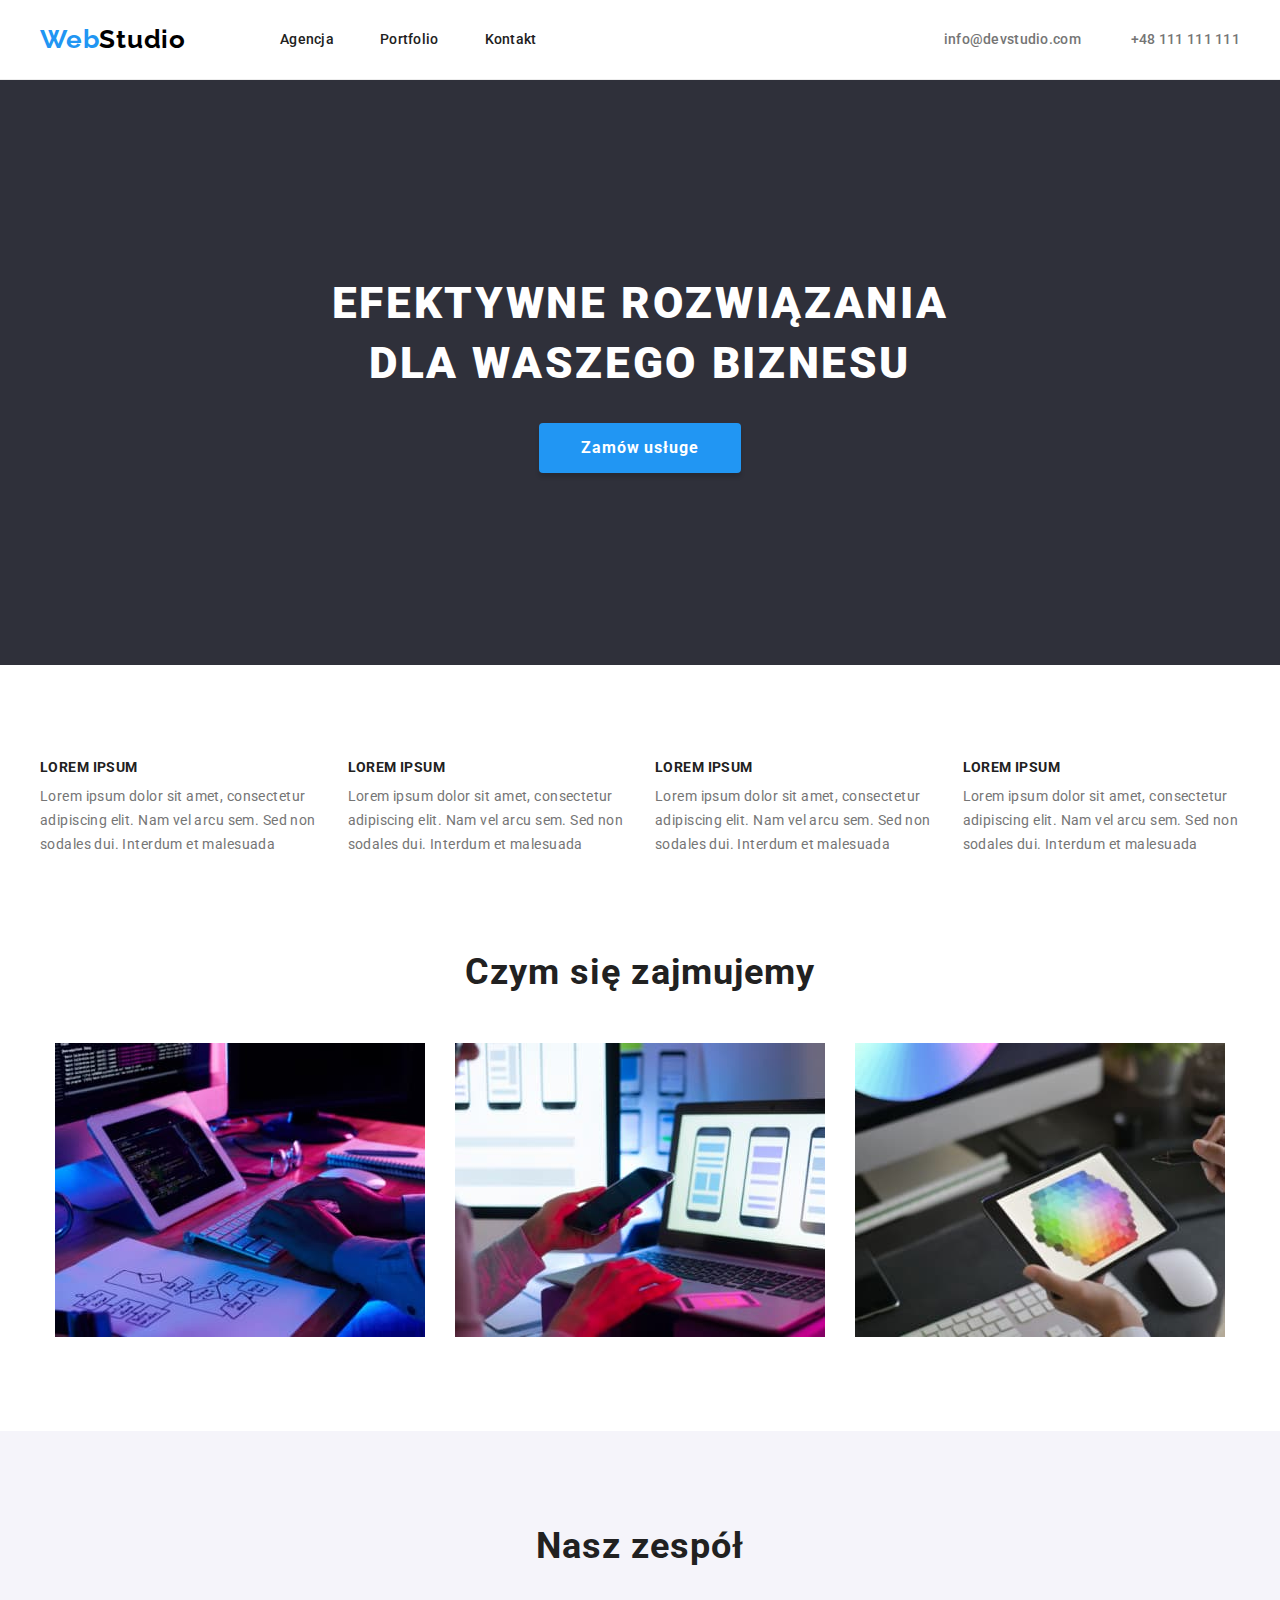
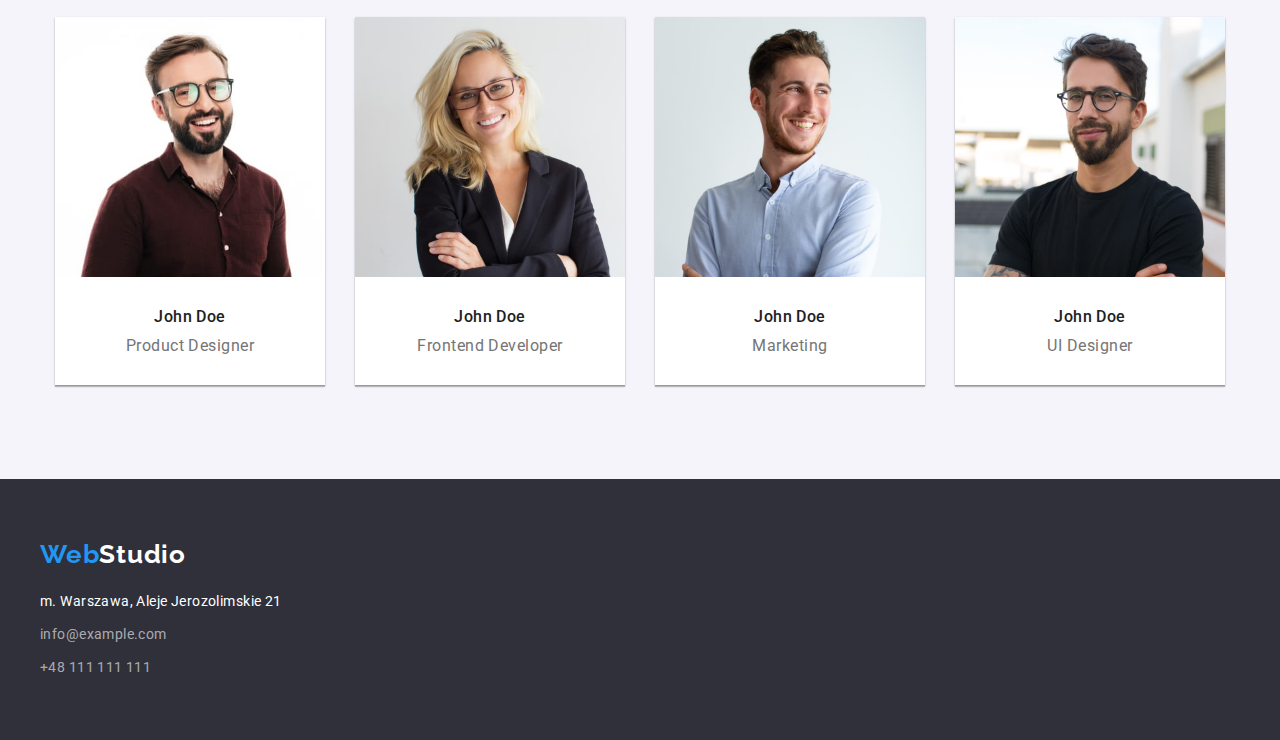
<file: index.html>
<!DOCTYPE html>
<html lang="pl">
  <head>
    <meta charset="UTF-8" />
    <meta http-equiv="X-UA-Compatible" content="IE=edge" />
    <meta name="viewport" content="width=device-width, initial-scale=1.0" />
    <link rel="preconnect" href="https://fonts.googleapis.com" />
    <link rel="preconnect" href="https://fonts.gstatic.com" crossorigin />
    <link
      href="https://fonts.googleapis.com/css2?family=Raleway:wght@700&family=Roboto:wght@400;500;700;900&display=swap"
      rel="stylesheet"
    />
    <link rel="stylesheet" href="css/modern-normalize.css" />
    <link rel="stylesheet" href="css/styles.css" />
    <title>WebStudio</title>
  </head>

  <body>
    <header class="header">
      <div class="header__grid container">
        <a class="logo l-logo link--no-decoration" href="./index.html"
          ><span class="logo--primary">Web</span
          ><span class="logo--secondary">Studio</span>
        </a>

        <nav class="nav">
          <ul class="nav__list">
            <li class="nav__item">
              <a class="nav__link link--hover link--no-decoration" href="#"
                >Agencja</a
              >
            </li>
            <li class="nav__item">
              <a
                class="nav__link link--hover link--no-decoration"
                href="./portfolio.html"
                >Portfolio</a
              >
            </li>
            <li class="nav__item">
              <a class="nav__link link--hover link--no-decoration" href="#"
                >Kontakt</a
              >
            </li>
          </ul>
        </nav>

        <ul class="contact__list">
          <li class="contact__item">
            <a
              class="contact__link contact--email link--hover link--no-decoration"
              href="mailto:info@devstudio.com"
              >info@devstudio.com</a
            >
          </li>
          <li>
            <a
              class="contact__link contact--telephone link--hover link--no-decoration"
              href="tel:48111111111"
              >+48 111 111 111</a
            >
          </li>
        </ul>
      </div>
    </header>

    <main class="main">
      <!-- Main Page -->
      <section class="banner center">
        <div class="container">
          <h1 class="banner__title title--primary">
            EFEKTYWNE ROZWIĄZANIA<br />
            DLA WASZEGO BIZNESU
          </h1>
          <button
            class="button--primary button__text--primary banner__button"
            type="button"
          >
            Zamów usługe
          </button>
        </div>
      </section>

      <!-- Skills -->
      <section class="skills section">
        <div class="container">
          <ul class="skill__list">
            <li class="skill__item">
              <h5 class="skill__title">LOREM IPSUM</h5>
              <p class="skill__description">
                Lorem ipsum dolor sit amet, consectetur adipiscing elit. Nam vel
                arcu sem. Sed non sodales dui. Interdum et malesuada
              </p>
            </li>
            <li class="skill__item">
              <h5 class="skill__title">LOREM IPSUM</h5>
              <p class="skill__description">
                Lorem ipsum dolor sit amet, consectetur adipiscing elit. Nam vel
                arcu sem. Sed non sodales dui. Interdum et malesuada
              </p>
            </li>
            <li class="skill__item">
              <h5 class="skill__title">LOREM IPSUM</h5>
              <p class="skill__description">
                Lorem ipsum dolor sit amet, consectetur adipiscing elit. Nam vel
                arcu sem. Sed non sodales dui. Interdum et malesuada
              </p>
            </li>
            <li class="skill__item">
              <h5 class="skill__title">LOREM IPSUM</h5>
              <p class="skill__description">
                Lorem ipsum dolor sit amet, consectetur adipiscing elit. Nam vel
                arcu sem. Sed non sodales dui. Interdum et malesuada
              </p>
            </li>
          </ul>
        </div>
      </section>

      <!-- About us-->
      <section class="about-us section center">
        <div class="container">
          <h2 class="title--secondary">Czym się zajmujemy</h2>
          <ul class="about-us__list list--primary">
            <li class="about-us__item">
              <img
                class="about-us__img img--block"
                src="images/index/about-us/coding.jpg"
                alt="programista piszę na klawiaturze"
                width="370"
                height="294"
              />
            </li>
            <li class="about-us__item">
              <img
                class="about-us__img img--block"
                src="images/index/about-us/layout_page_tel.jpg"
                alt="programista patrzy na szablon strony dla telefonu"
                width="370"
                height="294"
              />
            </li>
            <li class="about-us__item">
              <img
                class="about-us__img img--block"
                src="images/index/about-us/color_palette.jpg"
                alt="grafik używa palety kolorów na tablecie"
                width="370"
                height="294"
              />
            </li>
          </ul>
        </div>
      </section>

      <!-- Team -->
      <section class="team section center">
        <div class="container">
          <h2 class="title--secondary">Nasz zespół</h2>
          <ul class="team__list list--secondary">
            <li class="team__item">
              <img
                class="team__img img--block"
                src="images/index/team/worker_1.jpg"
                alt="Portret pracownika"
                width="270"
                height="260"
              />
              <div class="team__info">
                <h4 class="team__name">John Doe</h4>
                <p class="team__profession">Product Designer</p>
              </div>
            </li>
            <li class="team__item">
              <img
                class="team__img img--block"
                src="images/index/team/worker_2.jpg"
                alt="Portret pracownika"
                width="270"
                height="260"
              />
              <div class="team__info">
                <h4 class="team__name">John Doe</h4>
                <p class="team__profession">Frontend Developer</p>
              </div>
            </li>
            <li class="team__item">
              <img
                class="team__img img--block"
                src="images/index/team/worker_3.jpg"
                alt="Portret pracownika"
                width="270"
                height="260"
              />
              <div class="team__info">
                <h4 class="team__name">John Doe</h4>
                <p class="team__profession">Marketing</p>
              </div>
            </li>
            <li class="team__item">
              <img
                class="team__img img--block"
                src="images/index/team/worker_4.jpg"
                alt="Portret pracownika"
                width="270"
                height="260"
              />
              <div class="team__info">
                <h4 class="team__name">John Doe</h4>
                <p class="team__profession">UI Designer</p>
              </div>
            </li>
          </ul>
        </div>
      </section>
    </main>

    <footer class="footer section">
      <div class="footer__grid container">
        <div class="footer__grid-item">
          <a class="logo link--no-decoration" href="./index.html"
            ><span class="logo--primary">Web</span
            ><span class="logo--secondary">Studio</span>
          </a>

          <address class="address">
            <ul class="address__list">
              <li class="address__item">
                <a
                  class="address__street link--hover link--no-decoration"
                  href="https://goo.gl/maps/t1FT8zSSvb9LW3xy8"
                  target="_blank"
                  >m. Warszawa, Aleje Jerozolimskie 21</a
                >
              </li>
              <li class="address__item link--hover">
                <a
                  class="address__link link--hover link--no-decoration"
                  href="mailto:info@example.com"
                  >info@example.com</a
                >
              </li>
              <li class="address__item">
                <a
                  class="address__link link--hover link--no-decoration"
                  href="tel:48111111111"
                  >+48 111 111 111</a
                >
              </li>
            </ul>
          </address>
        </div>
      </div>
    </footer>
  </body>
</html>
</file>
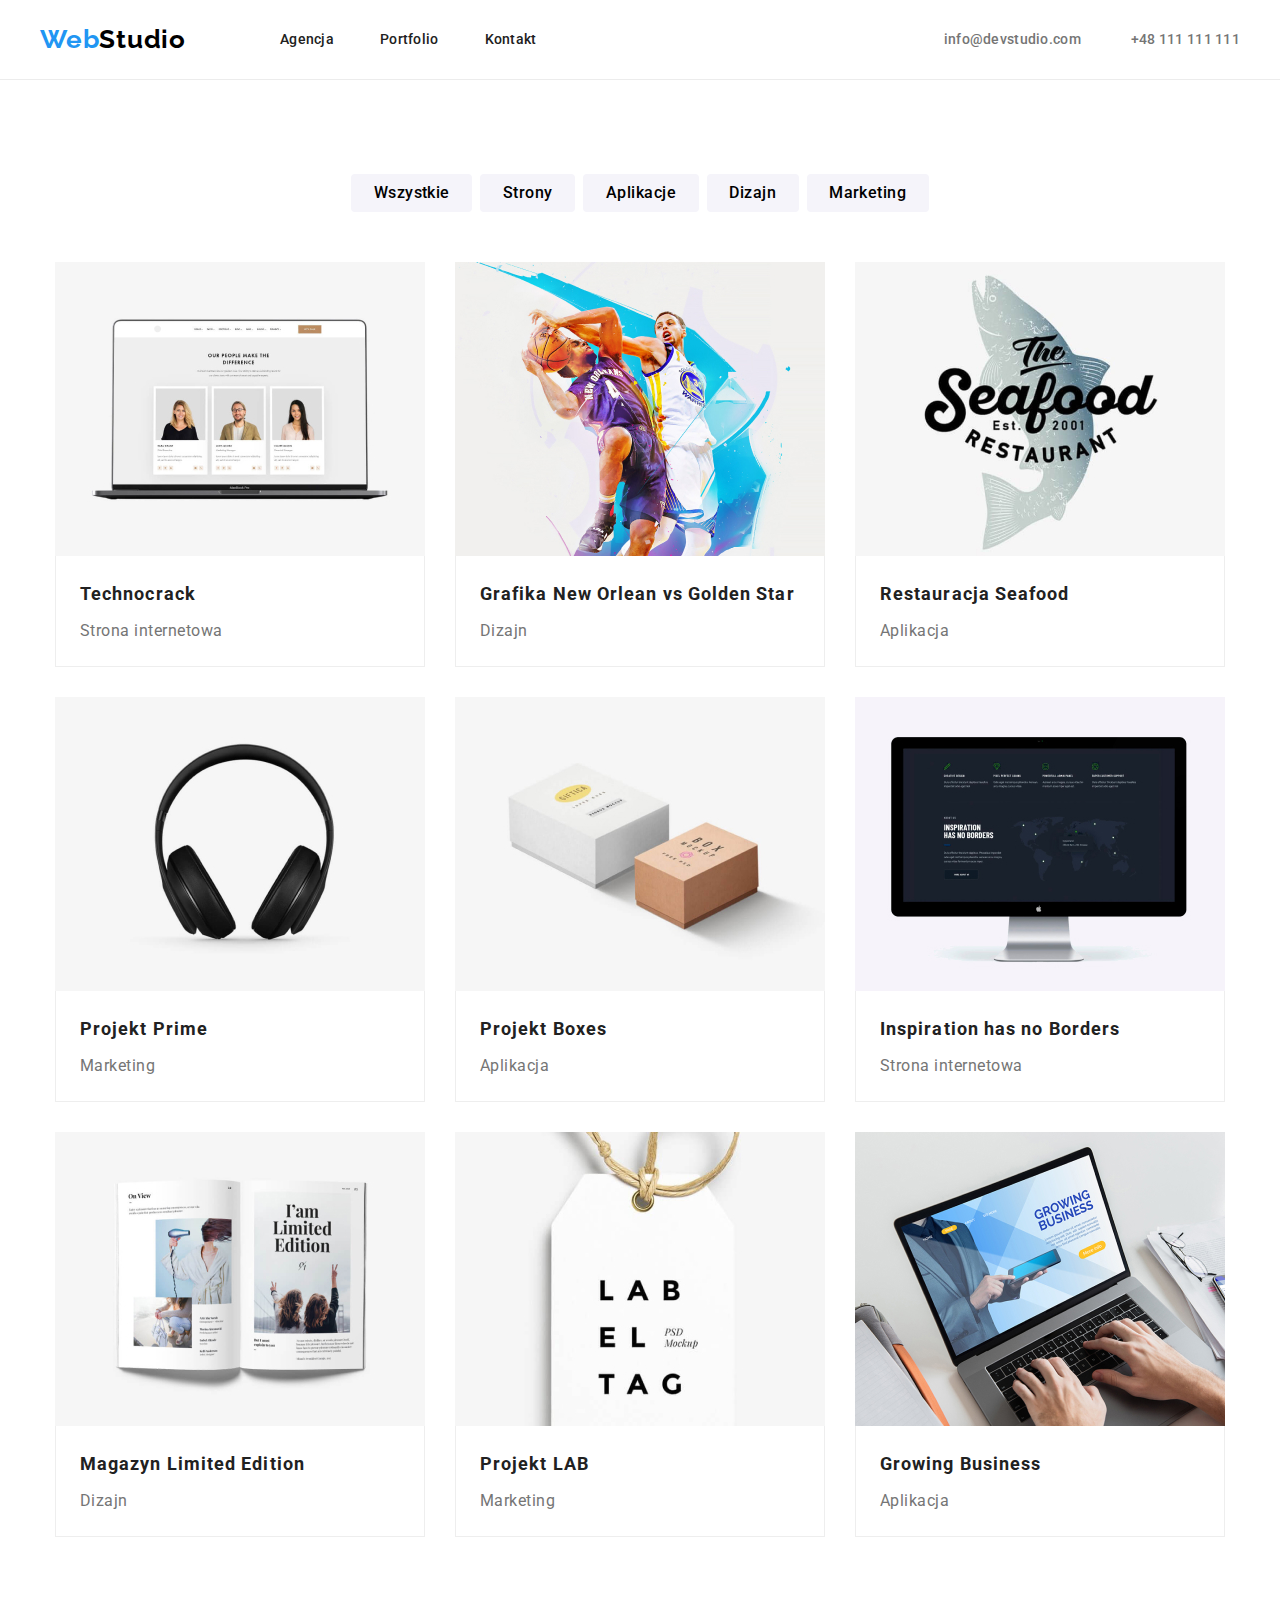
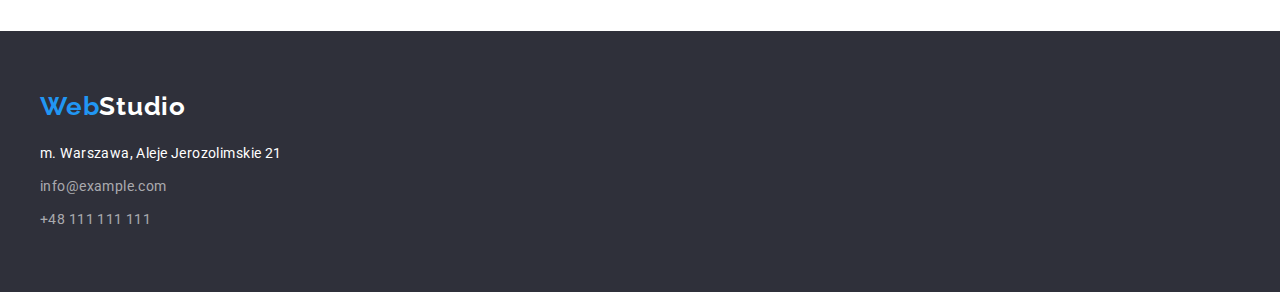
<file: portfolio.html>
<!DOCTYPE html>
<html lang="pl">
  <head>
    <meta charset="UTF-8" />
    <meta http-equiv="X-UA-Compatible" content="IE=edge" />
    <meta name="viewport" content="width=device-width, initial-scale=1.0" />
    <link rel="preconnect" href="https://fonts.googleapis.com" />
    <link rel="preconnect" href="https://fonts.gstatic.com" crossorigin />
    <link
      href="https://fonts.googleapis.com/css2?family=Raleway:wght@700&family=Roboto:wght@400;500;700;900&display=swap"
      rel="stylesheet"
    />
    <link rel="stylesheet" href="css/modern-normalize.css" />
    <link rel="stylesheet" href="css/styles.css" />
    <title>WebStudio</title>
  </head>

  <body>
    <header class="header">
      <div class="header__grid container">
        <a class="logo l-logo link--no-decoration" href="./index.html"
          ><span class="logo--primary">Web</span
          ><span class="logo--secondary">Studio</span>
        </a>

        <nav class="nav">
          <ul class="nav__list">
            <li class="nav__item">
              <a class="nav__link link--hover link--no-decoration" href="#"
                >Agencja</a
              >
            </li>
            <li class="nav__item">
              <a
                class="nav__link link--hover link--no-decoration"
                href="./portfolio.html"
                >Portfolio</a
              >
            </li>
            <li class="nav__item">
              <a class="nav__link link--hover link--no-decoration" href="#"
                >Kontakt</a
              >
            </li>
          </ul>
        </nav>

        <ul class="contact__list">
          <li class="contact__item">
            <a
              class="contact__link contact--email link--hover link--no-decoration"
              href="mailto:info@devstudio.com"
              >info@devstudio.com</a
            >
          </li>
          <li>
            <a
              class="contact__link contact--telephone link--hover link--no-decoration"
              href="tel:48111111111"
              >+48 111 111 111</a
            >
          </li>
        </ul>
      </div>
    </header>

    <main class="main section">
      <div class="menu container">
        <ul class="menu__list">
          <li class="menu__item">
            <button
              class="menu__button button__text--secondary button--all hover"
              type="button"
            >
              Wszystkie
            </button>
          </li>
          <li class="menu__item">
            <button
              class="menu__button button__text--secondary button--pages hover"
              type="button"
            >
              Strony
            </button>
          </li>
          <li class="menu__item">
            <button
              class="menu__button button__text--secondary button--apps hover"
              type="button"
            >
              Aplikacje
            </button>
          </li>
          <li class="menu__item">
            <button
              class="menu__button button__text--secondary button--design hover"
              type="button"
            >
              Dizajn
            </button>
          </li>
          <li class="menu__item">
            <button
              class="menu__button button__text--secondary button--marketing hover"
              type="button"
            >
              Marketing
            </button>
          </li>
        </ul>
      </div>

      <section class="cards">
        <div class="container">
          <ul class="card__list">
            <li class="card__item">
              <img
                class="card__img img--block"
                src="images/portfolio/items/technocrack_photo.jpg"
                alt="Strona internetowa na laptopie"
                width="370"
                height="294"
              />
              <div class="card__info">
                <h3 class="card__title">Technocrack</h3>
                <p class="card__description">Strona internetowa</p>
              </div>
            </li>
            <li class="card__item">
              <img
                class="card__img img--block"
                src="images/portfolio/items/new_orlean_vs_golden_star_photo.jpg"
                alt="Dwóch koszykarzy"
                width="370"
                height="294"
              />
              <div class="card__info">
                <h3 class="card__title">Grafika New Orlean vs Golden Star</h3>
                <p class="card__description">Dizajn</p>
              </div>
            </li>
            <li class="card__item">
              <img
                class="card__img img--block"
                src="images/portfolio/items/restaurant_seafood_photo.jpg"
                alt="Logo restauracji seafood"
                width="370"
                height="294"
              />
              <div class="card__info">
                <h3 class="card__title">Restauracja Seafood</h3>
                <p class="card__description">Aplikacja</p>
              </div>
            </li>
            <li class="card__item">
              <img
                class="card__img img--block"
                src="images/portfolio/items/headphones_photo.jpg"
                alt="słuchawki"
                width="370"
                height="294"
              />
              <div class="card__info">
                <h3 class="card__title">Projekt Prime</h3>
                <p class="card__description">Marketing</p>
              </div>
            </li>
            <li class="card__item">
              <img
                class="card__img img--block"
                src="images/portfolio/items/project_boxes_photo.jpg"
                alt="Zdjęcie projektu 'Boxes'"
                width="370"
                height="294"
              />
              <div class="card__info">
                <h3 class="card__title">Projekt Boxes</h3>
                <p class="card__description">Aplikacja</p>
              </div>
            </li>
            <li class="card__item">
              <img
                class="card__img img--block"
                src="images/portfolio/items/inspiration_border_monitor_photo.jpg"
                alt="Strona internetowa na monitorze firmy 'Apple'"
                width="370"
                height="294"
              />
              <div class="card__info">
                <h3 class="card__title">Inspiration has no Borders</h3>
                <p class="card__description">Strona internetowa</p>
              </div>
            </li>
            <li class="card__item">
              <img
                class="card__img img--block"
                src="images/portfolio/items/magazine_limited_edition_photo.jpg"
                alt="Magazyn limitowana edycja"
                width="370"
                height="294"
              />
              <div class="card__info">
                <h3 class="card__title">Magazyn Limited Edition</h3>
                <p class="card__description">Dizajn</p>
              </div>
            </li>
            <li class="card__item">
              <img
                class="card__img img--block"
                src="images/portfolio/items/project_lab_tag_photo.jpg"
                alt="wisiorek projeku 'LAB'"
                width="370"
                height="294"
              />
              <div class="card__info">
                <h3 class="card__title">Projekt LAB</h3>
                <p class="card__description">Marketing</p>
              </div>
            </li>
            <li class="card__item">
              <img
                class="card__img img--block"
                src="images/portfolio/items/growing_buisness_laptop_photo.jpg"
                alt="Apliakcja 'Growing Business' na laptopie"
                width="370"
                height="294"
              />
              <div class="card__info">
                <h3 class="card__title">Growing Business</h3>
                <p class="card__description">Aplikacja</p>
              </div>
            </li>
          </ul>
        </div>
      </section>
    </main>

    <footer class="footer section">
      <div class="footer__grid container">
        <div class="footer__grid-item">
          <a class="logo link--no-decoration" href="./index.html"
            ><span class="logo--primary">Web</span
            ><span class="logo--secondary">Studio</span>
          </a>

          <address class="address">
            <ul class="address__list">
              <li class="address__item">
                <a
                  class="address__street link--hover link--no-decoration"
                  href="https://goo.gl/maps/t1FT8zSSvb9LW3xy8"
                  target="_blank"
                  >m. Warszawa, Aleje Jerozolimskie 21</a
                >
              </li>
              <li class="address__item link--hover">
                <a
                  class="address__link link--hover link--no-decoration"
                  href="mailto:info@example.com"
                  >info@example.com</a
                >
              </li>
              <li class="address__item">
                <a
                  class="address__link link--hover link--no-decoration"
                  href="tel:48111111111"
                  >+48 111 111 111</a
                >
              </li>
            </ul>
          </address>
        </div>
      </div>
    </footer>
  </body>
</html>
</file>
<file: css/styles.css>
p,
h1,
h2,
h3,
h4,
h5 {
  margin: 0;
  padding: 0;
}
ul {
  margin: 0;
  padding: 0;
  list-style: none;
}
.link--no-decoration {
  text-decoration: none;
}

/* || Variables */
:root {
  /* || FONTS */
  --ff: Roboto, sans-serif;
  --ff-logo: Raleway, sans-serif;
  --fs: 16px;

  /* || COLORS */
  --font-color-primary: #212121;
  --font-color-secondary: #fff;
  --font-color-p: #757575;

  --font-color-contact-header: #757575;
  --font-color-contact-footer: #ffffff99;
  --font-color-street-footer: #fff;

  --font-color-hover: #2196f3;

  /* | LOGO COLORS*/
  --font-color-logo-primary: #2196f3;

  --font-color-logo-secondary-black: #000;
  --font-color-logo-secondary-light: #fff;

  /* | BUTTON COLORS */
  --font-color-button-primary: #fff;

  --font-color-button-secondary: #212121;
  --font-color-button-secondary-hover: #fff;

  /* || BACKGROUND */
  --bgcolor: #fff;
  --bgcolor-dark: #2f303a;
  --bgcolor-fade: #f5f4fa;

  --bgcolor-team: #fff;

  /* | BUTTONS BACKGROUND */
  --bgcolor-button-primary: #2196f3;
  --bgcolor-button-primary-hover: #1076c9;

  --bgcolor-button-secondary: #f5f4fa;
  --bgcolor-button-secondary-hover: #2196f3;

  /* || BORDERS */
  --border-header: 1px solid #ececec;
  --border-porfolio-items: 1px solid #eeeeee;

  /* || SHADOWS */
  --shadow-team: 0px 2px 1px 0px rgba(0, 0, 0, 0.2),
    0px 1px 1px 0px rgba(0, 0, 0, 0.14), 0px 1px 3px 0px rgba(0, 0, 0, 0.12);

  /* | SHADOW BUTTONS */
  --shadow-button-primary: 0px 4px 4px 0px #00000026;
  --shadow-button-menu-hover: 0px 2px 2px 0px #0000001f,
    0px 1px 2px 0px #00000014, 0px 3px 1px 0px #0000001a;
}

/* || UTILITY CLASSES */
.center {
  text-align: center;
}
.container {
  margin: 0 auto;
  max-width: 1200px;
}
.section {
  padding: 94px 0;
}
.img--block {
  display: block;
}

/* || PSEUDO CLASSES */
.hover:hover,
.hover:focus-visible {
  color: var(--font-color-button-secondary-hover);
  background-color: var(--bgcolor-button-secondary-hover);

  box-shadow: var(--shadow-button-menu-hover);
}
.banner__button:hover,
.banner__button:focus-visible {
  background-color: var(--bgcolor-button-primary-hover);
}
.link--hover:hover,
.link--hover:focus {
  color: var(--font-color-hover);
}

/* || General */
body {
  margin: 0 auto;
  max-width: 1600px;

  color: var(--font-color-primary);
  font-family: var(--ff);
  font-size: var(--fs);
  background-color: var(--bgcolor);
}

/* || HEADER */
.header {
  padding: 24px 0;

  border-bottom: var(--border-header);
}

/* | LOGO */
.logo {
  font-family: var(--ff-logo);
  font-size: 26px;
  font-weight: 700;
  line-height: 1.192;
  letter-spacing: 0.03em;
}
.logo--primary {
  color: var(--font-color-logo-primary);
}
.logo--secondary {
  color: var(--font-color-logo-secondary-black);
}

/* | NAVIGATION */
.header__grid {
  display: flex;
  align-items: center;
  justify-content: space-between;
}
.nav {
  display: flex;
  margin-left: 94px;
  flex: 1;
}
.nav__list {
  display: flex;
  gap: 46px;
}
.contact__list {
  display: flex;
  gap: 50px;

  white-space: nowrap;
}
.nav__link,
.contact__link {
  color: inherit;
  font-size: 14px;
  font-weight: 500;
  line-height: 1.143;
  letter-spacing: 0.02em;
}
.contact__link {
  color: var(--font-color-contact-header);
}

/* || MAIN */
.banner {
  color: var(--font-color-secondary);
  background-color: var(--bgcolor-dark);
  padding: 21.4vh 0; /* 200px */
}
/* | TITLE */
.title--primary {
  margin-bottom: 30px;

  font-size: 2.75rem;
  font-weight: 900;
  line-height: 1.364;
  letter-spacing: 0.06em;
}
.title--secondary {
  margin-bottom: 50px;

  font-size: 2.25rem;
  font-weight: 700;
  line-height: 1.167;
  letter-spacing: 0.03em;
}

/* | BUTTONS */
.button--primary {
  /* box model */
  padding: 10px 41.5px;

  /* visual */
  border: none;
  border-radius: 4px;
  background-color: var(--bgcolor-button-primary);

  /* misc */
  box-shadow: var(--shadow-button-primary);
}
.button__text--primary {
  color: var(--font-color-button-primary);
  font-size: 16px;
  font-weight: 700;
  line-height: 1.875;
  letter-spacing: 0.06em;
}
.button--primary,
.menu__button {
  cursor: pointer;
}

/* | SKILLS */
.skills.section {
  padding-bottom: 0;
}
.skill__list {
  display: flex;
  align-items: center;
  justify-content: center;
  gap: 30px;
}
.skill__title {
  margin-bottom: 10px;

  font-size: 0.875rem;
  font-weight: 700;
  line-height: 1.143;
  letter-spacing: 0.03em;
}
.skill__description {
  color: var(--font-color-p);
  font-size: 0.875rem;
  line-height: 1.714;
  letter-spacing: 0.03em;
}

/* | ABOUT US */
.about-us__list {
  display: flex;
  align-items: center;
  justify-content: center;
  gap: 30px;
}

/* | TEAM */
.team {
  background-color: var(--bgcolor-fade);
}
.team__list {
  display: flex;
  align-items: center;
  justify-content: center;
  gap: 30px;
}
.team__item {
  background-color: var(--bgcolor-team);

  box-shadow: var(--shadow-team);
}
.team__info {
  padding: 30px 0;
}
.team__name {
  margin-bottom: 10px;

  font-weight: 500;
  line-height: 1.188;
  letter-spacing: 0.03em;
}
.team__profession {
  color: var(--font-color-p);
  line-height: 1.188;
  letter-spacing: 0.03em;
}

/* || FOOTER */
.footer {
  background-color: var(--bgcolor-dark);
}
.footer__grid {
  display: flex;
}
.footer.section {
  padding: 60px 0;
}
.footer .logo--secondary {
  color: var(--font-color-logo-secondary-light);
}

/* | ADDRESS */
.address {
  margin-top: 20px;

  font-style: normal;
}
.address__list {
  font-size: 14px;
  line-height: 1.714;
  letter-spacing: 0.03em;
}
.address__item:not(:last-child) {
  margin-bottom: 9px;
}
.address__street {
  color: var(--font-color-street-footer);
}
.address__link {
  color: var(--font-color-contact-footer);
}

/* || PORTFOLIO */
/* | MENU */
.menu {
  display: flex;
  align-items: center;
  justify-content: center;

  margin-bottom: 50px;
}
.menu__list {
  display: flex;
  gap: 8px;
}
.menu__button {
  padding: 6px 22.5px;

  border: none;
  border-radius: 4px;
  background-color: var(--bgcolor-button-secondary);
}
.button__text--secondary {
  font-size: 16px;
  font-weight: 500;
  line-height: 1.625;
  letter-spacing: 0.03em;
}

/* | CARDS */
.card__list {
  display: flex;
  flex-wrap: wrap;
  justify-content: center;
  align-items: center;
  gap: 30px;
}
.card__info {
  padding: 20px 0 20px 24px;

  border-left: var(--border-porfolio-items);
  border-right: var(--border-porfolio-items);
  border-bottom: var(--border-porfolio-items);
}
.card__title {
  margin-bottom: 4px;

  font-size: 1.125rem;
  font-weight: 700;
  line-height: 2;
  letter-spacing: 0.06em;
}
.card__description {
  color: var(--font-color-p);
  font-size: 1rem;
  line-height: 1.875;
  letter-spacing: 0.03em;
}
</file>
